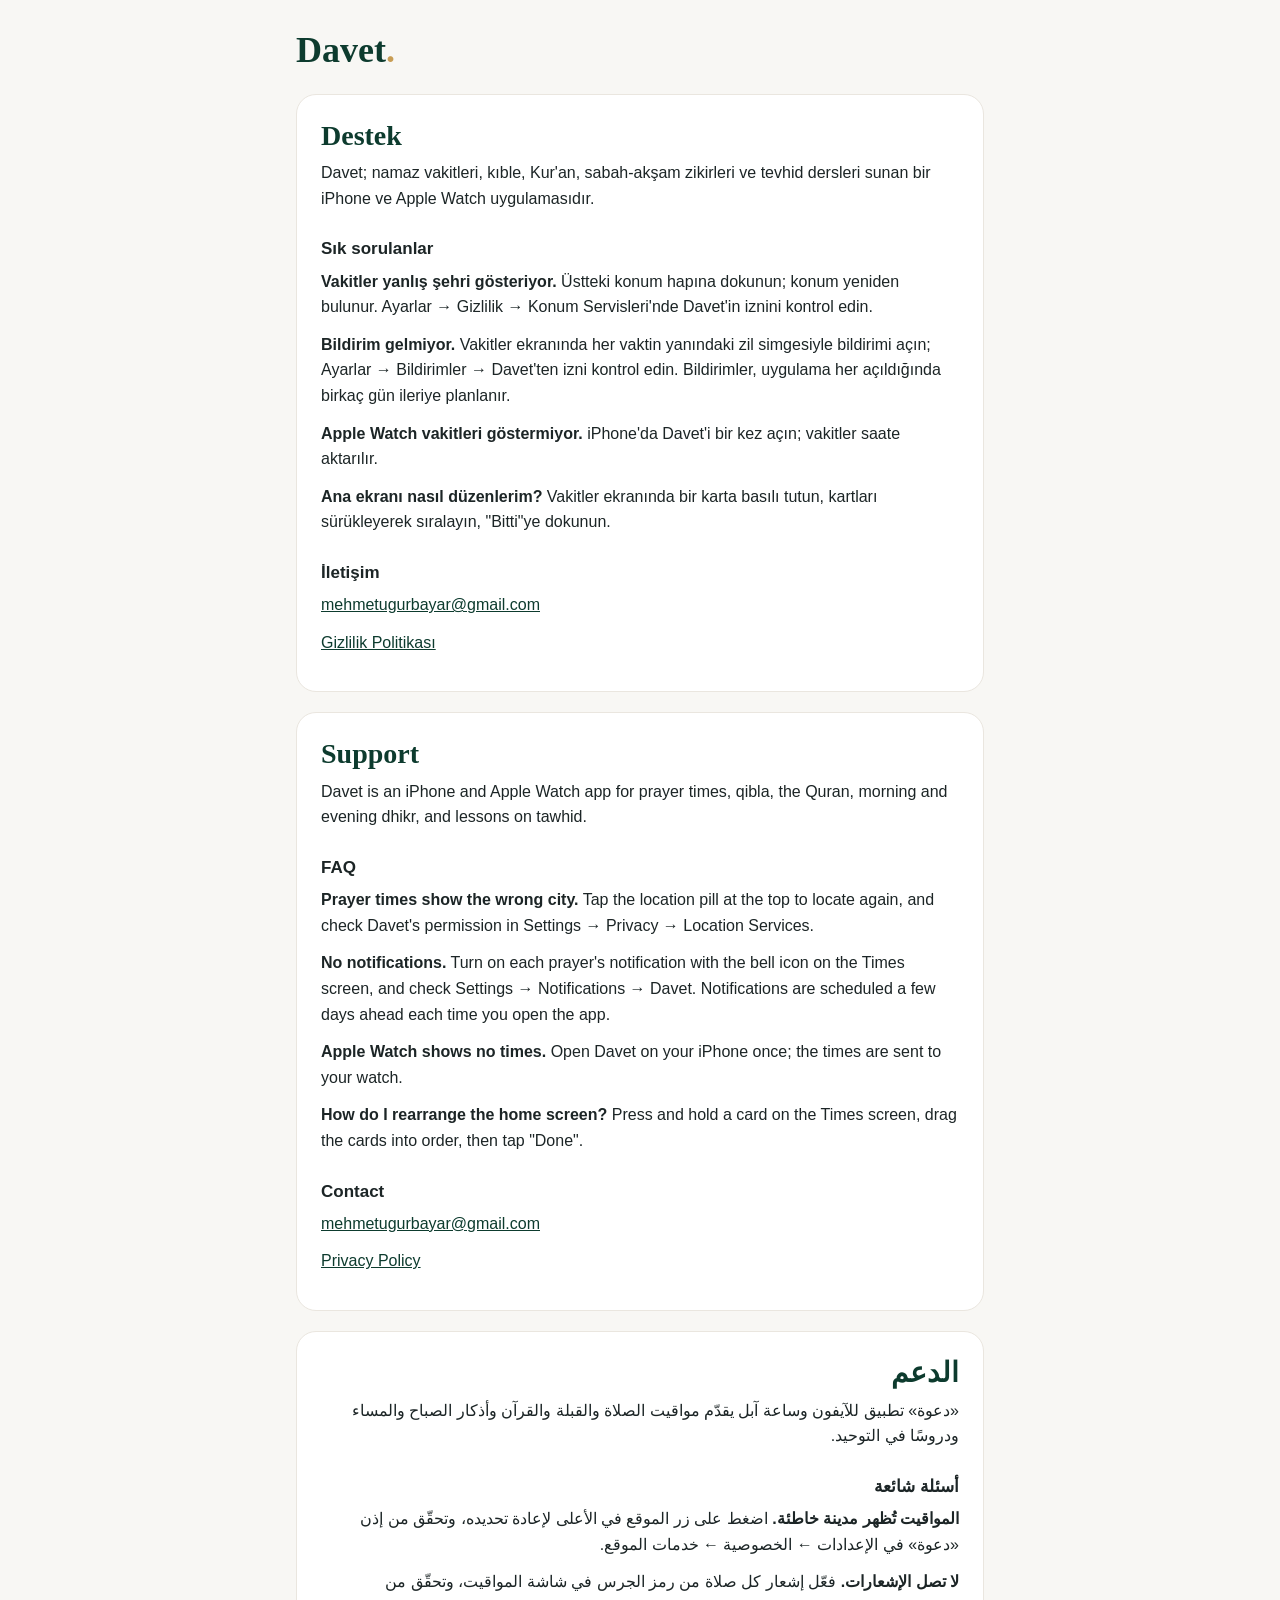
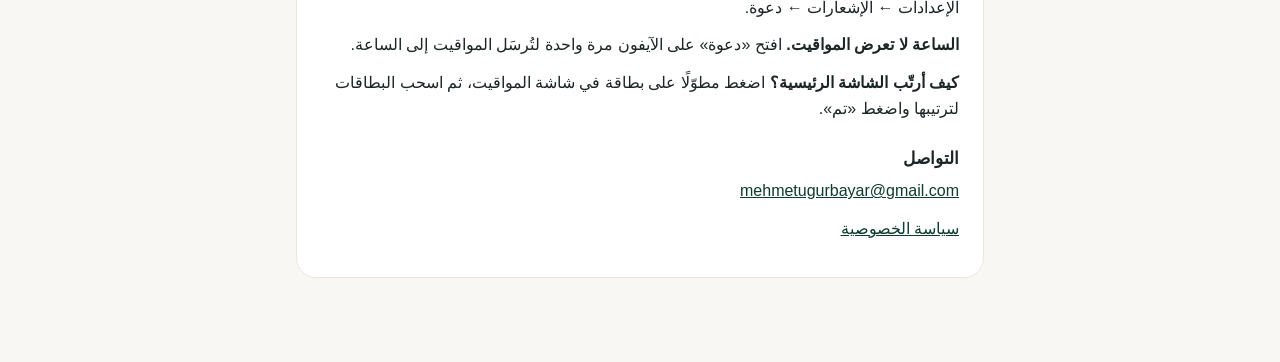
<file: index.html>
<!doctype html>
<html lang="tr">
<head>
<meta charset="utf-8">
<meta name="viewport" content="width=device-width, initial-scale=1">
<title>Davet — Destek</title>
<link rel="stylesheet" href="stil.css">
</head>
<body>
<main>
<header><span class="marka">Davet<span>.</span></span></header>

<section lang="tr">
<h1>Destek</h1>
<p>Davet; namaz vakitleri, kıble, Kur'an, sabah-akşam zikirleri ve tevhid dersleri sunan bir iPhone ve Apple Watch uygulamasıdır.</p>
<h2>Sık sorulanlar</h2>
<p><strong>Vakitler yanlış şehri gösteriyor.</strong> Üstteki konum hapına dokunun; konum yeniden bulunur. Ayarlar → Gizlilik → Konum Servisleri'nde Davet'in iznini kontrol edin.</p>
<p><strong>Bildirim gelmiyor.</strong> Vakitler ekranında her vaktin yanındaki zil simgesiyle bildirimi açın; Ayarlar → Bildirimler → Davet'ten izni kontrol edin. Bildirimler, uygulama her açıldığında birkaç gün ileriye planlanır.</p>
<p><strong>Apple Watch vakitleri göstermiyor.</strong> iPhone'da Davet'i bir kez açın; vakitler saate aktarılır.</p>
<p><strong>Ana ekranı nasıl düzenlerim?</strong> Vakitler ekranında bir karta basılı tutun, kartları sürükleyerek sıralayın, "Bitti"ye dokunun.</p>
<h2>İletişim</h2>
<p><a href="mailto:mehmetugurbayar@gmail.com">mehmetugurbayar@gmail.com</a></p>
<p><a href="gizlilik.html">Gizlilik Politikası</a></p>
</section>

<section lang="en">
<h1>Support</h1>
<p>Davet is an iPhone and Apple Watch app for prayer times, qibla, the Quran, morning and evening dhikr, and lessons on tawhid.</p>
<h2>FAQ</h2>
<p><strong>Prayer times show the wrong city.</strong> Tap the location pill at the top to locate again, and check Davet's permission in Settings → Privacy → Location Services.</p>
<p><strong>No notifications.</strong> Turn on each prayer's notification with the bell icon on the Times screen, and check Settings → Notifications → Davet. Notifications are scheduled a few days ahead each time you open the app.</p>
<p><strong>Apple Watch shows no times.</strong> Open Davet on your iPhone once; the times are sent to your watch.</p>
<p><strong>How do I rearrange the home screen?</strong> Press and hold a card on the Times screen, drag the cards into order, then tap "Done".</p>
<h2>Contact</h2>
<p><a href="mailto:mehmetugurbayar@gmail.com">mehmetugurbayar@gmail.com</a></p>
<p><a href="gizlilik.html">Privacy Policy</a></p>
</section>

<section lang="ar" dir="rtl">
<h1>الدعم</h1>
<p>«دعوة» تطبيق للآيفون وساعة آبل يقدّم مواقيت الصلاة والقبلة والقرآن وأذكار الصباح والمساء ودروسًا في التوحيد.</p>
<h2>أسئلة شائعة</h2>
<p><strong>المواقيت تُظهر مدينة خاطئة.</strong> اضغط على زر الموقع في الأعلى لإعادة تحديده، وتحقّق من إذن «دعوة» في الإعدادات ← الخصوصية ← خدمات الموقع.</p>
<p><strong>لا تصل الإشعارات.</strong> فعّل إشعار كل صلاة من رمز الجرس في شاشة المواقيت، وتحقّق من الإعدادات ← الإشعارات ← دعوة.</p>
<p><strong>الساعة لا تعرض المواقيت.</strong> افتح «دعوة» على الآيفون مرة واحدة لتُرسَل المواقيت إلى الساعة.</p>
<p><strong>كيف أرتّب الشاشة الرئيسية؟</strong> اضغط مطوّلًا على بطاقة في شاشة المواقيت، ثم اسحب البطاقات لترتيبها واضغط «تم».</p>
<h2>التواصل</h2>
<p><a href="mailto:mehmetugurbayar@gmail.com">mehmetugurbayar@gmail.com</a></p>
<p><a href="gizlilik.html">سياسة الخصوصية</a></p>
</section>
</main>
</body>
</html>
</file>
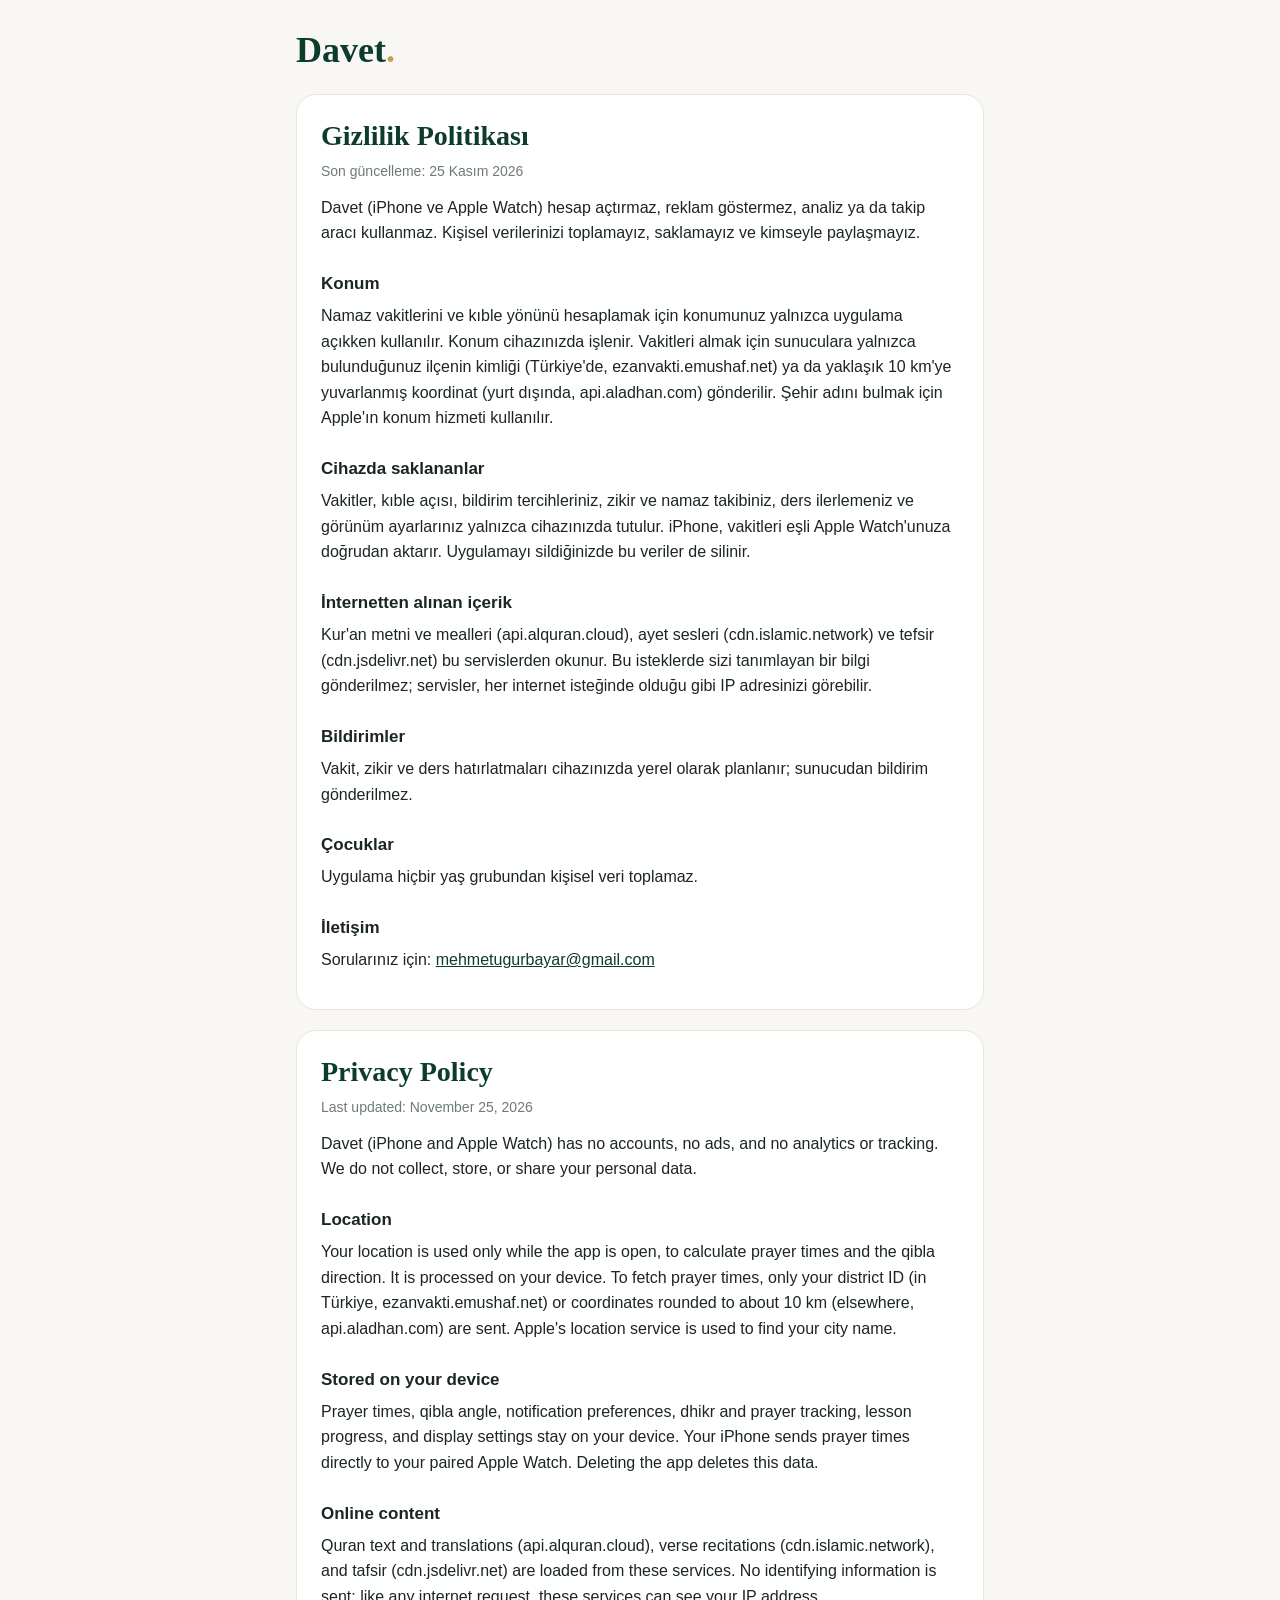
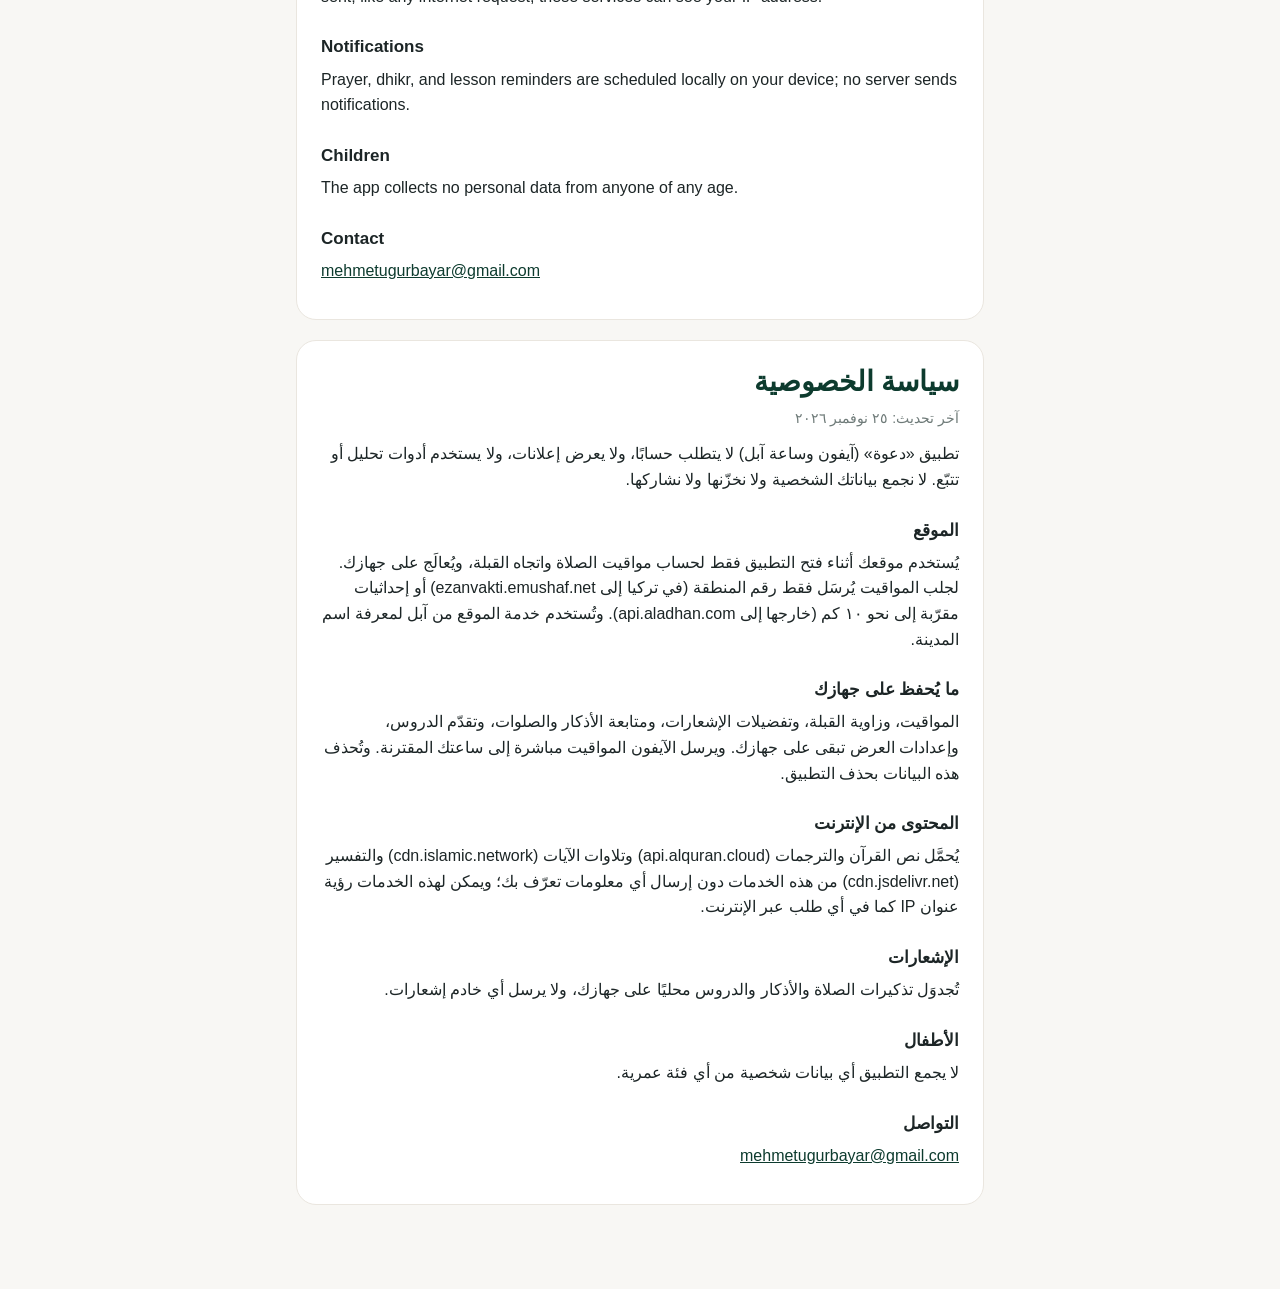
<file: gizlilik.html>
<!doctype html>
<html lang="tr">
<head>
<meta charset="utf-8">
<meta name="viewport" content="width=device-width, initial-scale=1">
<title>Davet — Gizlilik Politikası</title>
<link rel="stylesheet" href="stil.css">
</head>
<body>
<main>
<header><a href="index.html" class="marka">Davet<span>.</span></a></header>

<section lang="tr">
<h1>Gizlilik Politikası</h1>
<p class="tarih">Son güncelleme: 25 Kasım 2026</p>
<p>Davet (iPhone ve Apple Watch) hesap açtırmaz, reklam göstermez, analiz ya da takip aracı kullanmaz. Kişisel verilerinizi toplamayız, saklamayız ve kimseyle paylaşmayız.</p>
<h2>Konum</h2>
<p>Namaz vakitlerini ve kıble yönünü hesaplamak için konumunuz yalnızca uygulama açıkken kullanılır. Konum cihazınızda işlenir. Vakitleri almak için sunuculara yalnızca bulunduğunuz ilçenin kimliği (Türkiye'de, ezanvakti.emushaf.net) ya da yaklaşık 10 km'ye yuvarlanmış koordinat (yurt dışında, api.aladhan.com) gönderilir. Şehir adını bulmak için Apple'ın konum hizmeti kullanılır.</p>
<h2>Cihazda saklananlar</h2>
<p>Vakitler, kıble açısı, bildirim tercihleriniz, zikir ve namaz takibiniz, ders ilerlemeniz ve görünüm ayarlarınız yalnızca cihazınızda tutulur. iPhone, vakitleri eşli Apple Watch'unuza doğrudan aktarır. Uygulamayı sildiğinizde bu veriler de silinir.</p>
<h2>İnternetten alınan içerik</h2>
<p>Kur'an metni ve mealleri (api.alquran.cloud), ayet sesleri (cdn.islamic.network) ve tefsir (cdn.jsdelivr.net) bu servislerden okunur. Bu isteklerde sizi tanımlayan bir bilgi gönderilmez; servisler, her internet isteğinde olduğu gibi IP adresinizi görebilir.</p>
<h2>Bildirimler</h2>
<p>Vakit, zikir ve ders hatırlatmaları cihazınızda yerel olarak planlanır; sunucudan bildirim gönderilmez.</p>
<h2>Çocuklar</h2>
<p>Uygulama hiçbir yaş grubundan kişisel veri toplamaz.</p>
<h2>İletişim</h2>
<p>Sorularınız için: <a href="mailto:mehmetugurbayar@gmail.com">mehmetugurbayar@gmail.com</a></p>
</section>

<section lang="en">
<h1>Privacy Policy</h1>
<p class="tarih">Last updated: November 25, 2026</p>
<p>Davet (iPhone and Apple Watch) has no accounts, no ads, and no analytics or tracking. We do not collect, store, or share your personal data.</p>
<h2>Location</h2>
<p>Your location is used only while the app is open, to calculate prayer times and the qibla direction. It is processed on your device. To fetch prayer times, only your district ID (in Türkiye, ezanvakti.emushaf.net) or coordinates rounded to about 10 km (elsewhere, api.aladhan.com) are sent. Apple's location service is used to find your city name.</p>
<h2>Stored on your device</h2>
<p>Prayer times, qibla angle, notification preferences, dhikr and prayer tracking, lesson progress, and display settings stay on your device. Your iPhone sends prayer times directly to your paired Apple Watch. Deleting the app deletes this data.</p>
<h2>Online content</h2>
<p>Quran text and translations (api.alquran.cloud), verse recitations (cdn.islamic.network), and tafsir (cdn.jsdelivr.net) are loaded from these services. No identifying information is sent; like any internet request, these services can see your IP address.</p>
<h2>Notifications</h2>
<p>Prayer, dhikr, and lesson reminders are scheduled locally on your device; no server sends notifications.</p>
<h2>Children</h2>
<p>The app collects no personal data from anyone of any age.</p>
<h2>Contact</h2>
<p><a href="mailto:mehmetugurbayar@gmail.com">mehmetugurbayar@gmail.com</a></p>
</section>

<section lang="ar" dir="rtl">
<h1>سياسة الخصوصية</h1>
<p class="tarih">آخر تحديث: ٢٥ نوفمبر ٢٠٢٦</p>
<p>تطبيق «دعوة» (آيفون وساعة آبل) لا يتطلب حسابًا، ولا يعرض إعلانات، ولا يستخدم أدوات تحليل أو تتبّع. لا نجمع بياناتك الشخصية ولا نخزّنها ولا نشاركها.</p>
<h2>الموقع</h2>
<p>يُستخدم موقعك أثناء فتح التطبيق فقط لحساب مواقيت الصلاة واتجاه القبلة، ويُعالَج على جهازك. لجلب المواقيت يُرسَل فقط رقم المنطقة (في تركيا إلى ezanvakti.emushaf.net) أو إحداثيات مقرّبة إلى نحو ١٠ كم (خارجها إلى api.aladhan.com). وتُستخدم خدمة الموقع من آبل لمعرفة اسم المدينة.</p>
<h2>ما يُحفظ على جهازك</h2>
<p>المواقيت، وزاوية القبلة، وتفضيلات الإشعارات، ومتابعة الأذكار والصلوات، وتقدّم الدروس، وإعدادات العرض تبقى على جهازك. ويرسل الآيفون المواقيت مباشرة إلى ساعتك المقترنة. وتُحذف هذه البيانات بحذف التطبيق.</p>
<h2>المحتوى من الإنترنت</h2>
<p>يُحمَّل نص القرآن والترجمات (api.alquran.cloud) وتلاوات الآيات (cdn.islamic.network) والتفسير (cdn.jsdelivr.net) من هذه الخدمات دون إرسال أي معلومات تعرّف بك؛ ويمكن لهذه الخدمات رؤية عنوان IP كما في أي طلب عبر الإنترنت.</p>
<h2>الإشعارات</h2>
<p>تُجدوَل تذكيرات الصلاة والأذكار والدروس محليًا على جهازك، ولا يرسل أي خادم إشعارات.</p>
<h2>الأطفال</h2>
<p>لا يجمع التطبيق أي بيانات شخصية من أي فئة عمرية.</p>
<h2>التواصل</h2>
<p><a href="mailto:mehmetugurbayar@gmail.com">mehmetugurbayar@gmail.com</a></p>
</section>
</main>
</body>
</html>
</file>
<file: stil.css>
:root { --zemin: #F8F7F4; --kart: #FFFFFF; --cizgi: #EAE6DF; --zumrut: #0D3B2E; --altin: #C89D54; --metin: #1C2526; --soluk: #6E7A78; }
@media (prefers-color-scheme: dark) {
  :root { --zemin: #0A1412; --kart: #12211E; --cizgi: #1E332E; --zumrut: #D4AF6A; --altin: #D4AF6A; --metin: #F2EFE9; --soluk: #8FA39E; }
}
* { box-sizing: border-box; }
body { margin: 0; background: var(--zemin); color: var(--metin); font: 16px/1.6 -apple-system, BlinkMacSystemFont, "Segoe UI", sans-serif; }
main { max-width: 720px; margin: 0 auto; padding: 32px 16px 64px; }
header { margin-bottom: 24px; }
.marka { font: 700 36px/1 "Cormorant Garamond", Georgia, serif; color: var(--zumrut); text-decoration: none; }
.marka span { color: var(--altin); }
section { background: var(--kart); border: 1px solid var(--cizgi); border-radius: 20px; padding: 24px; margin-bottom: 20px; }
h1 { font: 700 28px/1.2 Georgia, serif; margin: 0 0 8px; color: var(--zumrut); }
h2 { font-size: 17px; margin: 24px 0 6px; }
p { margin: 0 0 12px; }
.tarih { color: var(--soluk); font-size: 14px; }
a { color: var(--zumrut); }
</file>
